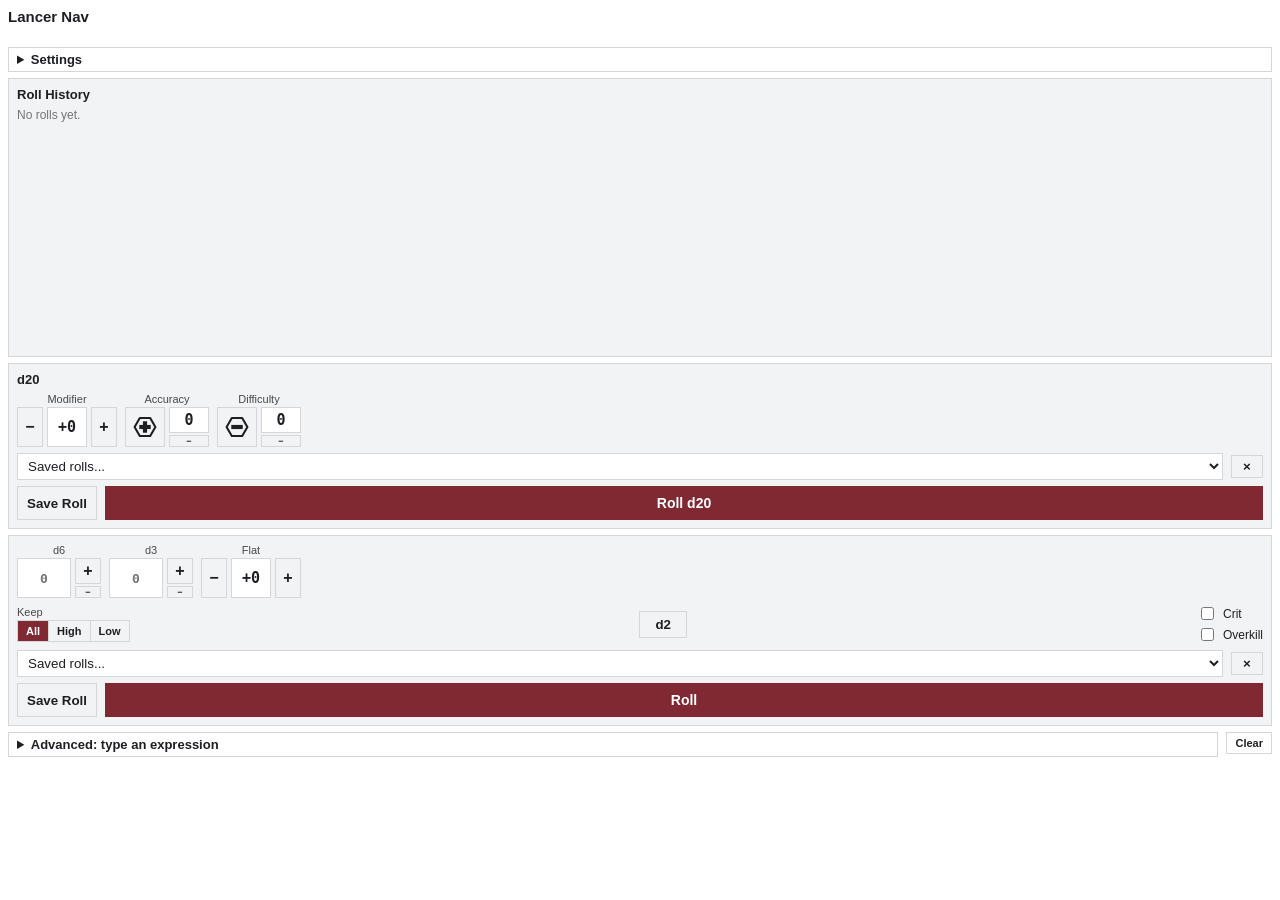
<file: docs/index.html>
<!doctype html>
<html lang="en">
<head>
  <meta charset="UTF-8" />
  <title>Lancer Nav</title>
  <link rel="stylesheet" href="style.css" />
</head>
<body>
  <header>
    <h1>Lancer Nav</h1>
    <p id="global-status" class="status"></p>
  </header>

  <details id="settings-details">
    <summary>Settings</summary>
    <div class="row settings-links-row">
      <label class="checkbox-field">
        <input id="pair-discord-setting" type="checkbox" checked />
        Pair with Discord
      </label>
      <div class="settings-links">
        <a href="https://discord.com/oauth2/authorize?client_id=1528810293663371464&scope=bot&permissions=330752" target="_blank" rel="noopener noreferrer">Add to Discord</a>
        <a href="https://github.com/thebiggestwoop/lancer-nav" target="_blank" rel="noopener noreferrer">GitHub</a>
      </div>
    </div>
    <div class="field">
      <label for="pairing-code">Pairing code</label>
      <input id="pairing-code" type="text" placeholder="from l!link in Discord" />
    </div>
    <button id="save-settings">Save</button>
    <p id="settings-status" class="status"></p>
    <label class="checkbox-field">
      <input id="show-combat-drill-setting" type="checkbox" />
      Show Combat Drill
    </label>
    <label class="checkbox-field">
      <input id="show-dice-icons-setting" type="checkbox" checked />
      Show Dice Icons
    </label>
    <label class="checkbox-field">
      <input id="clear-after-roll-setting" type="checkbox" />
      Clear after every roll
    </label>
    <div class="row">
      <button id="export-saved-rolls-btn" type="button">Export saved rolls</button>
      <button id="import-saved-rolls-btn" type="button">Import saved rolls</button>
      <input id="import-saved-rolls-file" type="file" accept="application/json,.json" class="hidden" />
    </div>
    <div class="row">
      <button id="clear-saved-rolls-btn" type="button">Clear all saved rolls</button>
      <button id="confirm-clear-saved-rolls-btn" type="button" class="confirm-danger-btn hidden">Are you sure?</button>
    </div>
  </details>

  <section class="card">
    <h2>Roll History</h2>
    <ul id="roll-history" class="roll-history"></ul>
  </section>

  <section class="card">
    <h2>d20</h2>
    <div class="row d20-controls-row">
      <div class="stat-group">
        <label for="check-modifier">Modifier</label>
        <div class="modifier-control">
          <button id="check-modifier-minus" class="step-btn" type="button" aria-label="Decrease Modifier">&minus;</button>
          <input id="check-modifier" type="text" inputmode="numeric" value="+0" class="modifier-input" />
          <button id="check-modifier-plus" class="step-btn" type="button" aria-label="Increase Modifier">+</button>
        </div>
      </div>
      <div class="stat-group">
        <label for="check-accuracy">Accuracy</label>
        <div class="tally-control">
          <button id="check-accuracy-add" class="tally-btn" type="button" aria-label="Add Accuracy">
            <svg viewBox="0 0 100 100" class="tally-icon" aria-hidden="true">
              <polygon points="90,50 70,84.64 30,84.64 10,50 30,15.36 70,15.36" fill="none" stroke="currentColor" stroke-width="8" stroke-linejoin="round"/>
              <rect x="42" y="28" width="16" height="44" fill="currentColor"/>
              <rect x="28" y="42" width="44" height="16" fill="currentColor"/>
            </svg>
          </button>
          <div class="tally-field-stack">
            <input id="check-accuracy" type="number" value="0" min="0" step="1" class="modifier-input tally-input" />
            <button id="check-accuracy-minus" class="stack-btn stack-btn-minus" type="button" aria-label="Decrease Accuracy">&minus;</button>
          </div>
        </div>
      </div>
      <div class="stat-group">
        <label for="check-difficulty">Difficulty</label>
        <div class="tally-control">
          <button id="check-difficulty-add" class="tally-btn" type="button" aria-label="Add Difficulty">
            <svg viewBox="0 0 100 100" class="tally-icon" aria-hidden="true">
              <polygon points="90,50 70,84.64 30,84.64 10,50 30,15.36 70,15.36" fill="none" stroke="currentColor" stroke-width="8" stroke-linejoin="round"/>
              <rect x="28" y="42" width="44" height="16" fill="currentColor"/>
            </svg>
          </button>
          <div class="tally-field-stack">
            <input id="check-difficulty" type="number" value="0" min="0" step="1" class="modifier-input tally-input" />
            <button id="check-difficulty-minus" class="stack-btn stack-btn-minus" type="button" aria-label="Decrease Difficulty">&minus;</button>
          </div>
        </div>
      </div>
    </div>
    <div class="row saved-roll-row">
      <select id="saved-rolls-select" class="saved-rolls-select">
        <option value="">Saved rolls...</option>
      </select>
      <button id="delete-roll-btn" type="button" class="delete-roll-btn" title="Delete selected saved roll" aria-label="Delete selected saved roll">&times;</button>
    </div>
    <div class="row save-roll-row">
      <button id="save-roll-btn" type="button" class="save-roll-btn">Save Roll</button>
      <button id="check-roll-btn" class="btn-primary">Roll d20</button>
    </div>
  </section>

  <section class="card">
    <div class="row xdx-controls-row">
      <div class="stat-group">
        <label for="damage-d6">d6</label>
        <div class="dice-stepper">
          <input id="damage-d6" type="text" inputmode="numeric" value="" placeholder="0" class="modifier-input dice-input" />
          <div class="stepper-stack">
            <button id="damage-d6-add" class="stack-btn stack-btn-plus" type="button" aria-label="Increase d6">+</button>
            <button id="damage-d6-minus" class="stack-btn stack-btn-minus" type="button" aria-label="Decrease d6">&minus;</button>
          </div>
        </div>
      </div>
      <div class="stat-group">
        <label for="damage-d3">d3</label>
        <div class="dice-stepper">
          <input id="damage-d3" type="text" inputmode="numeric" value="" placeholder="0" class="modifier-input dice-input" />
          <div class="stepper-stack">
            <button id="damage-d3-add" class="stack-btn stack-btn-plus" type="button" aria-label="Increase d3">+</button>
            <button id="damage-d3-minus" class="stack-btn stack-btn-minus" type="button" aria-label="Decrease d3">&minus;</button>
          </div>
        </div>
      </div>
      <div class="stat-group">
        <label for="damage-flat">Flat</label>
        <div class="modifier-control">
          <button id="damage-flat-minus" class="step-btn" type="button" aria-label="Decrease Flat">&minus;</button>
          <input id="damage-flat" type="text" inputmode="numeric" value="+0" class="modifier-input" />
          <button id="damage-flat-plus" class="step-btn" type="button" aria-label="Increase Flat">+</button>
        </div>
      </div>
    </div>
    <div class="row keep-crit-row">
      <div class="keep-field">
        <label>Keep</label>
        <div class="keep-toggle" role="group" aria-label="Keep">
          <button id="damage-keep-all" class="keep-btn active" type="button" data-keep="">All</button>
          <button id="damage-keep-high" class="keep-btn" type="button" data-keep="h">High</button>
          <button id="damage-keep-low" class="keep-btn" type="button" data-keep="l">Low</button>
        </div>
      </div>
      <button id="damage-d2-btn" class="quick-die-btn" type="button">d2</button>
      <div class="checkbox-group">
        <label class="checkbox-field">
          <input id="damage-crit" type="checkbox" />
          Crit
        </label>
        <label id="combat-drill-field" class="checkbox-field hidden">
          <input id="damage-combat-drill" type="checkbox" />
          Combat Drill
        </label>
        <label class="checkbox-field">
          <input id="damage-overkill" type="checkbox" />
          Overkill
        </label>
      </div>
    </div>
    <div class="row saved-roll-row">
      <select id="damage-saved-rolls-select" class="saved-rolls-select">
        <option value="">Saved rolls...</option>
      </select>
      <button id="damage-delete-roll-btn" type="button" class="delete-roll-btn" title="Delete selected saved roll" aria-label="Delete selected saved roll">&times;</button>
    </div>
    <div class="row save-roll-row">
      <button id="damage-save-roll-btn" type="button" class="save-roll-btn">Save Roll</button>
      <button id="damage-roll-btn" class="btn-primary">Roll</button>
    </div>
  </section>

  <div class="row bottom-row">
    <details id="advanced-details">
      <summary>Advanced: type an expression</summary>
      <div class="field">
        <label for="roll-expression">Expression</label>
        <input id="roll-expression" type="text" placeholder="d20 + 3 a2   or   2d6 + 3 crit" />
      </div>
      <button id="roll-btn">Roll</button>
    </details>
    <button id="reset-all-btn" class="reset-btn" type="button">Clear</button>
  </div>

  <script type="module" src="app.js"></script>
</body>
</html>
</file>
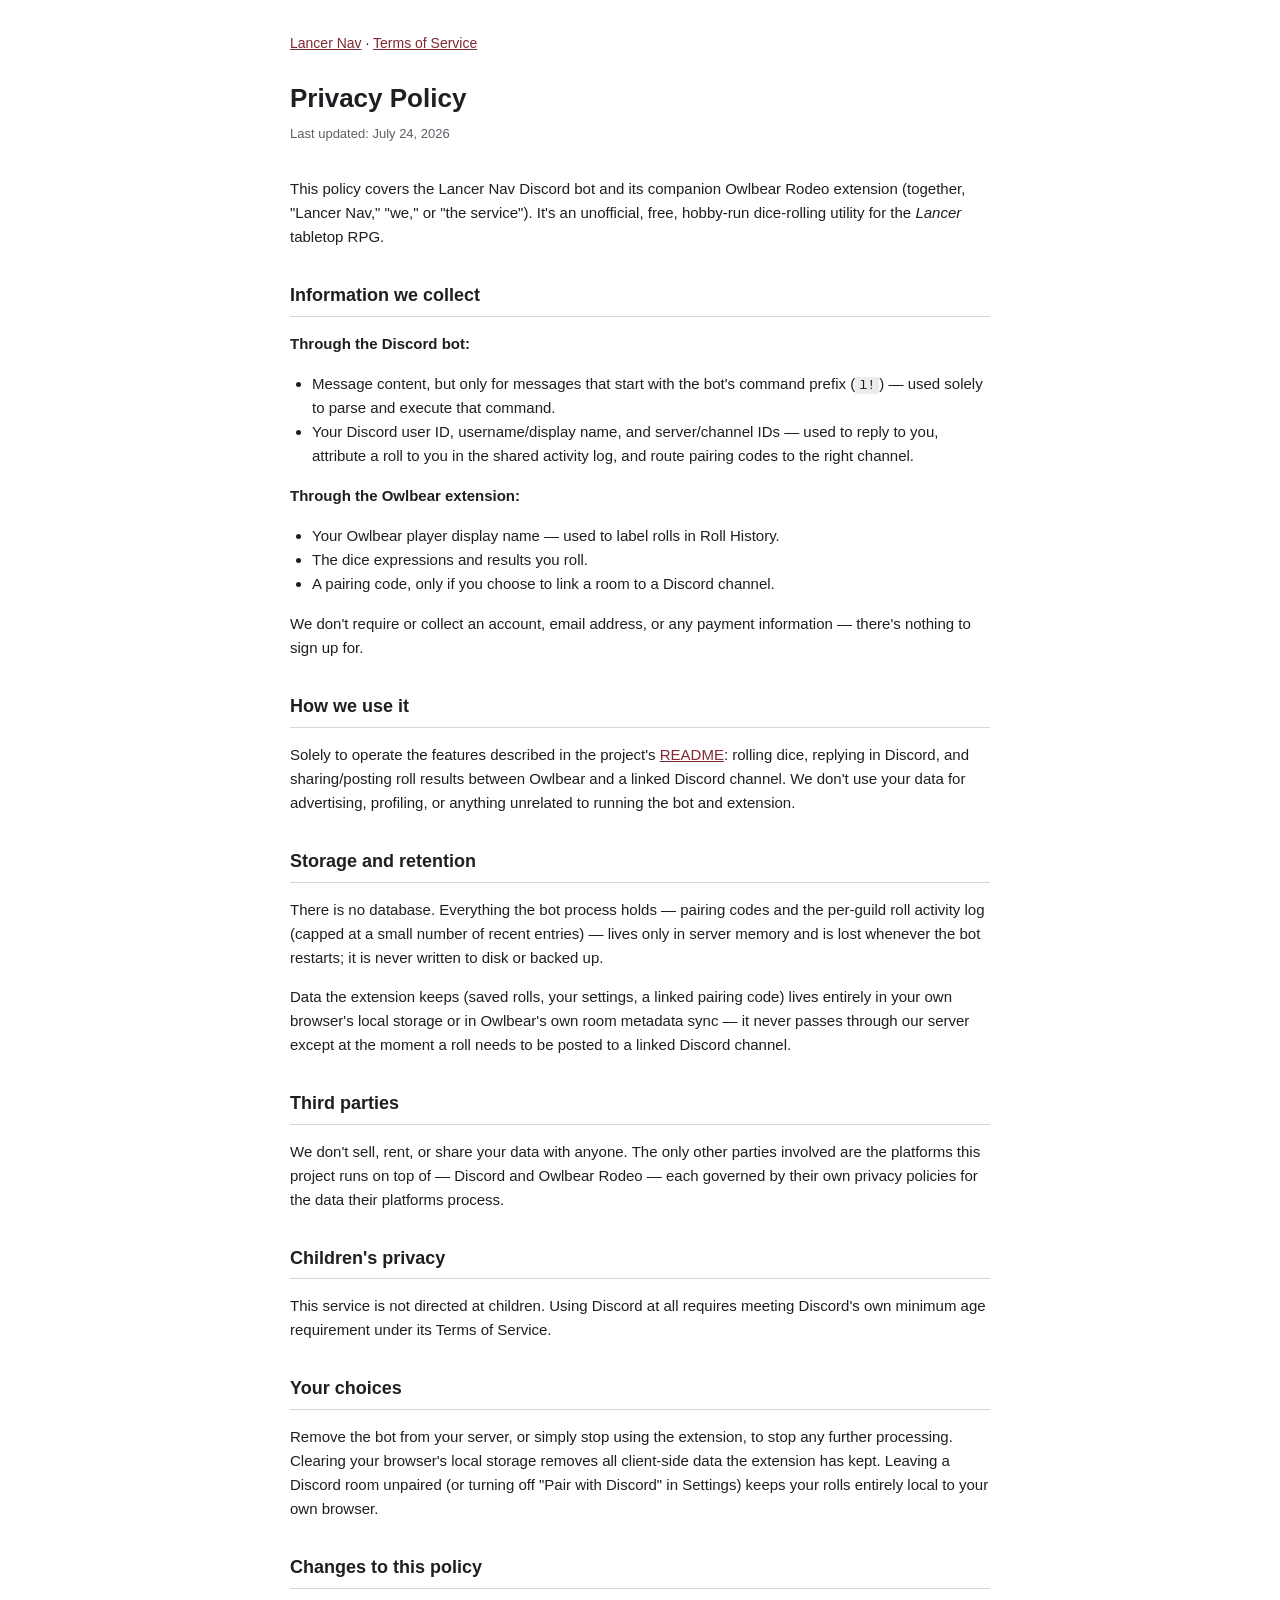
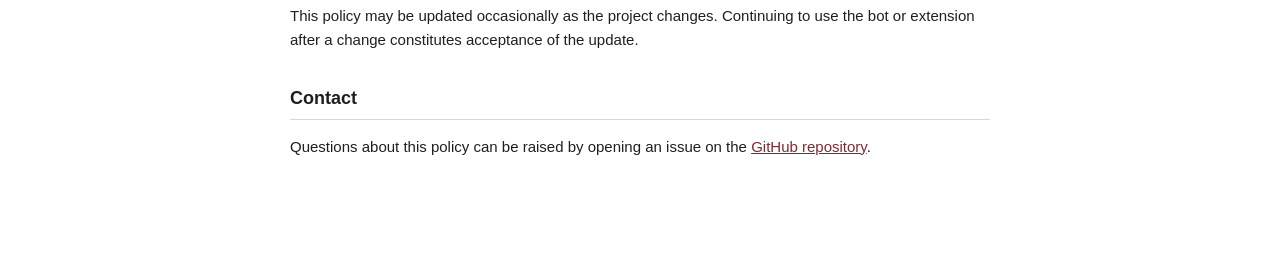
<file: docs/privacy.html>
<!doctype html>
<html lang="en">
<head>
<meta charset="UTF-8" />
<meta name="viewport" content="width=device-width, initial-scale=1" />
<title>Privacy Policy — Lancer Nav</title>
<style>
  :root {
    color-scheme: light dark;
    --bg: #ffffff;
    --fg: #1e1f22;
    --muted: #5b5f66;
    --border: #d4d6da;
    --accent: #802932;
  }
  @media (prefers-color-scheme: dark) {
    :root {
      --bg: #1e1f22;
      --fg: #f2f3f5;
      --muted: #a6a9ae;
      --border: #3a3c40;
    }
  }
  * { box-sizing: border-box; }
  body {
    margin: 0;
    padding: 32px 20px 80px;
    background: var(--bg);
    color: var(--fg);
    font-family: -apple-system, "Segoe UI", Roboto, sans-serif;
    line-height: 1.6;
  }
  main {
    max-width: 700px;
    margin: 0 auto;
  }
  h1 {
    font-size: 26px;
    margin: 0 0 4px 0;
  }
  .updated {
    color: var(--muted);
    font-size: 13px;
    margin: 0 0 32px 0;
  }
  h2 {
    font-size: 18px;
    margin: 32px 0 8px 0;
    border-bottom: 1px solid var(--border);
    padding-bottom: 6px;
  }
  p, li {
    font-size: 15px;
  }
  ul {
    padding-left: 22px;
  }
  a {
    color: var(--accent);
  }
  .nav {
    font-size: 14px;
    margin-bottom: 24px;
  }
  code {
    font-family: Consolas, monospace;
    font-size: 0.9em;
    background: rgba(128, 128, 128, 0.15);
    padding: 1px 4px;
  }
</style>
</head>
<body>
<main>
  <div class="nav"><a href="https://github.com/thebiggestwoop/lancer-nav">Lancer Nav</a> · <a href="terms.html">Terms of Service</a></div>

  <h1>Privacy Policy</h1>
  <p class="updated">Last updated: July 24, 2026</p>

  <p>This policy covers the Lancer Nav Discord bot and its companion Owlbear Rodeo extension (together, "Lancer Nav," "we," or "the service"). It's an unofficial, free, hobby-run dice-rolling utility for the <em>Lancer</em> tabletop RPG.</p>

  <h2>Information we collect</h2>
  <p><strong>Through the Discord bot:</strong></p>
  <ul>
    <li>Message content, but only for messages that start with the bot's command prefix (<code>l!</code>) — used solely to parse and execute that command.</li>
    <li>Your Discord user ID, username/display name, and server/channel IDs — used to reply to you, attribute a roll to you in the shared activity log, and route pairing codes to the right channel.</li>
  </ul>
  <p><strong>Through the Owlbear extension:</strong></p>
  <ul>
    <li>Your Owlbear player display name — used to label rolls in Roll History.</li>
    <li>The dice expressions and results you roll.</li>
    <li>A pairing code, only if you choose to link a room to a Discord channel.</li>
  </ul>
  <p>We don't require or collect an account, email address, or any payment information — there's nothing to sign up for.</p>

  <h2>How we use it</h2>
  <p>Solely to operate the features described in the project's <a href="https://github.com/thebiggestwoop/lancer-nav">README</a>: rolling dice, replying in Discord, and sharing/posting roll results between Owlbear and a linked Discord channel. We don't use your data for advertising, profiling, or anything unrelated to running the bot and extension.</p>

  <h2>Storage and retention</h2>
  <p>There is no database. Everything the bot process holds — pairing codes and the per-guild roll activity log (capped at a small number of recent entries) — lives only in server memory and is lost whenever the bot restarts; it is never written to disk or backed up.</p>
  <p>Data the extension keeps (saved rolls, your settings, a linked pairing code) lives entirely in your own browser's local storage or in Owlbear's own room metadata sync — it never passes through our server except at the moment a roll needs to be posted to a linked Discord channel.</p>

  <h2>Third parties</h2>
  <p>We don't sell, rent, or share your data with anyone. The only other parties involved are the platforms this project runs on top of — Discord and Owlbear Rodeo — each governed by their own privacy policies for the data their platforms process.</p>

  <h2>Children's privacy</h2>
  <p>This service is not directed at children. Using Discord at all requires meeting Discord's own minimum age requirement under its Terms of Service.</p>

  <h2>Your choices</h2>
  <p>Remove the bot from your server, or simply stop using the extension, to stop any further processing. Clearing your browser's local storage removes all client-side data the extension has kept. Leaving a Discord room unpaired (or turning off "Pair with Discord" in Settings) keeps your rolls entirely local to your own browser.</p>

  <h2>Changes to this policy</h2>
  <p>This policy may be updated occasionally as the project changes. Continuing to use the bot or extension after a change constitutes acceptance of the update.</p>

  <h2>Contact</h2>
  <p>Questions about this policy can be raised by opening an issue on the <a href="https://github.com/thebiggestwoop/lancer-nav">GitHub repository</a>.</p>
</main>
</body>
</html>
</file>
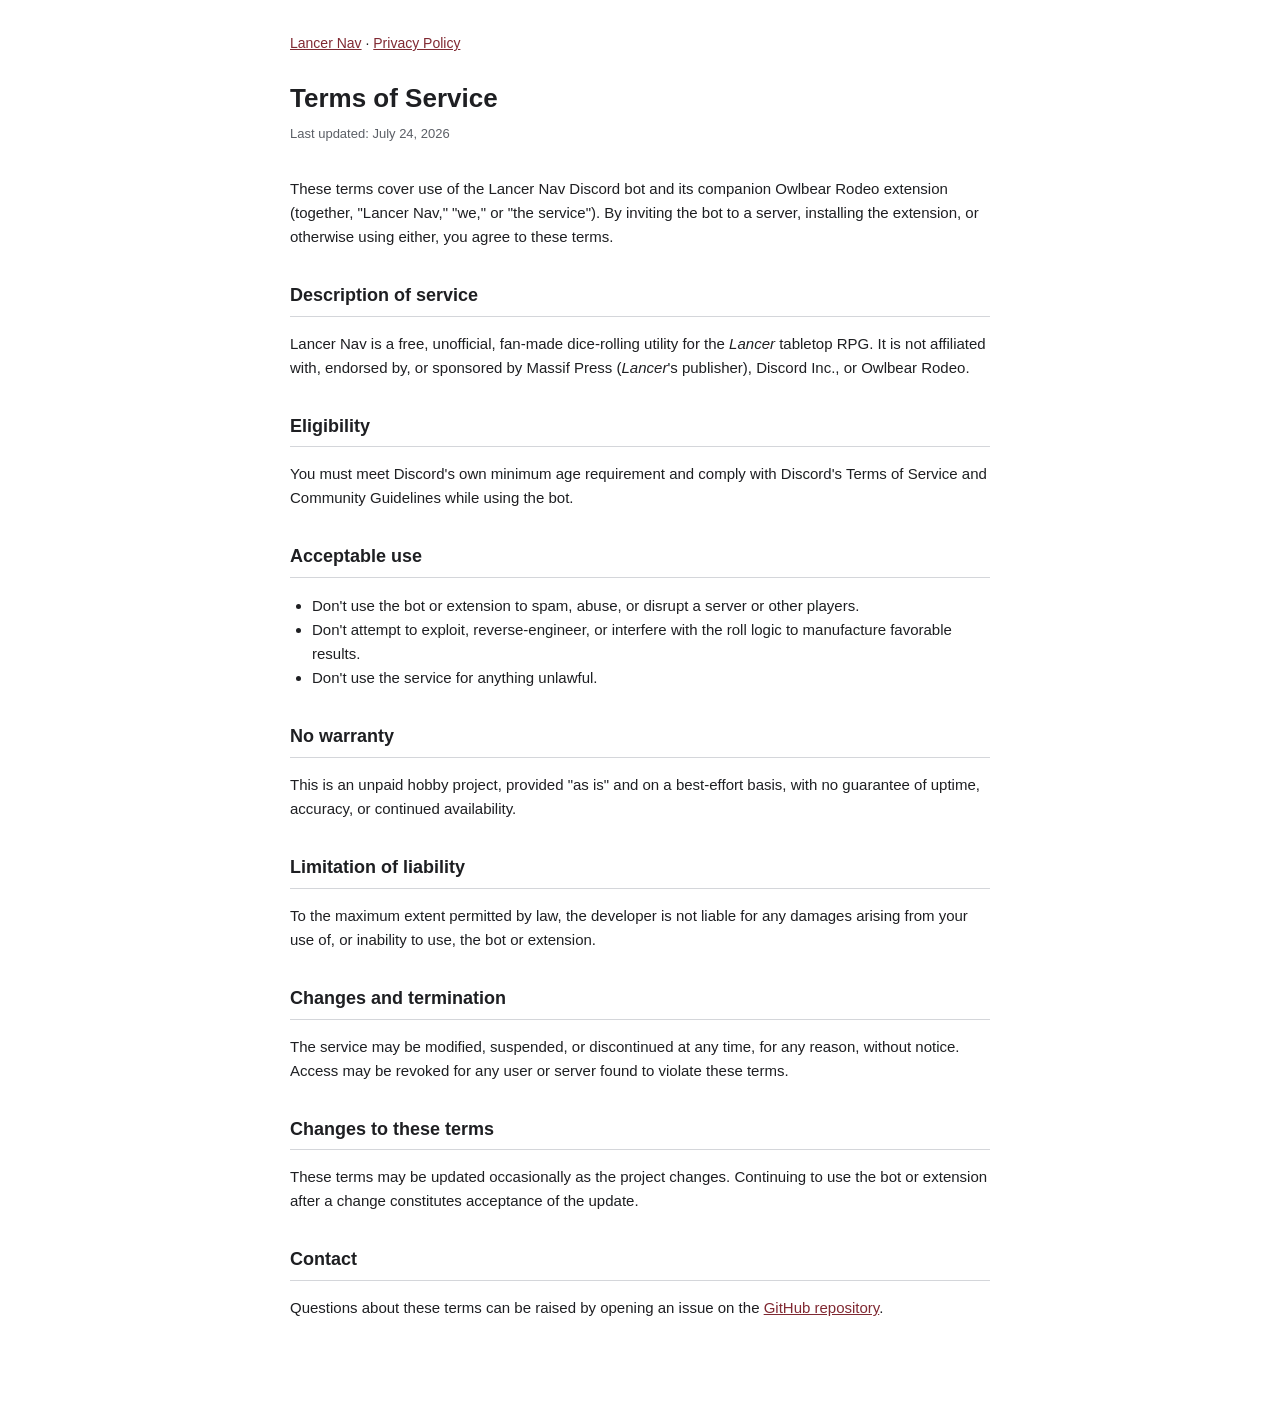
<file: docs/terms.html>
<!doctype html>
<html lang="en">
<head>
<meta charset="UTF-8" />
<meta name="viewport" content="width=device-width, initial-scale=1" />
<title>Terms of Service — Lancer Nav</title>
<style>
  :root {
    color-scheme: light dark;
    --bg: #ffffff;
    --fg: #1e1f22;
    --muted: #5b5f66;
    --border: #d4d6da;
    --accent: #802932;
  }
  @media (prefers-color-scheme: dark) {
    :root {
      --bg: #1e1f22;
      --fg: #f2f3f5;
      --muted: #a6a9ae;
      --border: #3a3c40;
    }
  }
  * { box-sizing: border-box; }
  body {
    margin: 0;
    padding: 32px 20px 80px;
    background: var(--bg);
    color: var(--fg);
    font-family: -apple-system, "Segoe UI", Roboto, sans-serif;
    line-height: 1.6;
  }
  main {
    max-width: 700px;
    margin: 0 auto;
  }
  h1 {
    font-size: 26px;
    margin: 0 0 4px 0;
  }
  .updated {
    color: var(--muted);
    font-size: 13px;
    margin: 0 0 32px 0;
  }
  h2 {
    font-size: 18px;
    margin: 32px 0 8px 0;
    border-bottom: 1px solid var(--border);
    padding-bottom: 6px;
  }
  p, li {
    font-size: 15px;
  }
  ul {
    padding-left: 22px;
  }
  a {
    color: var(--accent);
  }
  .nav {
    font-size: 14px;
    margin-bottom: 24px;
  }
  code {
    font-family: Consolas, monospace;
    font-size: 0.9em;
    background: rgba(128, 128, 128, 0.15);
    padding: 1px 4px;
  }
</style>
</head>
<body>
<main>
  <div class="nav"><a href="https://github.com/thebiggestwoop/lancer-nav">Lancer Nav</a> · <a href="privacy.html">Privacy Policy</a></div>

  <h1>Terms of Service</h1>
  <p class="updated">Last updated: July 24, 2026</p>

  <p>These terms cover use of the Lancer Nav Discord bot and its companion Owlbear Rodeo extension (together, "Lancer Nav," "we," or "the service"). By inviting the bot to a server, installing the extension, or otherwise using either, you agree to these terms.</p>

  <h2>Description of service</h2>
  <p>Lancer Nav is a free, unofficial, fan-made dice-rolling utility for the <em>Lancer</em> tabletop RPG. It is not affiliated with, endorsed by, or sponsored by Massif Press (<em>Lancer</em>'s publisher), Discord Inc., or Owlbear Rodeo.</p>

  <h2>Eligibility</h2>
  <p>You must meet Discord's own minimum age requirement and comply with Discord's Terms of Service and Community Guidelines while using the bot.</p>

  <h2>Acceptable use</h2>
  <ul>
    <li>Don't use the bot or extension to spam, abuse, or disrupt a server or other players.</li>
    <li>Don't attempt to exploit, reverse-engineer, or interfere with the roll logic to manufacture favorable results.</li>
    <li>Don't use the service for anything unlawful.</li>
  </ul>

  <h2>No warranty</h2>
  <p>This is an unpaid hobby project, provided "as is" and on a best-effort basis, with no guarantee of uptime, accuracy, or continued availability.</p>

  <h2>Limitation of liability</h2>
  <p>To the maximum extent permitted by law, the developer is not liable for any damages arising from your use of, or inability to use, the bot or extension.</p>

  <h2>Changes and termination</h2>
  <p>The service may be modified, suspended, or discontinued at any time, for any reason, without notice. Access may be revoked for any user or server found to violate these terms.</p>

  <h2>Changes to these terms</h2>
  <p>These terms may be updated occasionally as the project changes. Continuing to use the bot or extension after a change constitutes acceptance of the update.</p>

  <h2>Contact</h2>
  <p>Questions about these terms can be raised by opening an issue on the <a href="https://github.com/thebiggestwoop/lancer-nav">GitHub repository</a>.</p>
</main>
</body>
</html>
</file>
<file: docs/style.css>
:root {
  color-scheme: light dark;
  --bg: #ffffff;
  --fg: #1e1f22;
  /* A light-gray elevated panel in light mode (mirrors Discord's own light
     theme secondary background), and the existing dark panel in dark mode
     -- --fg already flips alongside it, so card text just works in both. */
  --card-bg: #f2f3f5;
  --border: #d4d6da;
  --accent: #802932;
  --accent-2: #283593;
  --accent-text: #ffffff;
  --error: #d83c3e;
  --mono-font: Consolas, monospace;
}

@media (prefers-color-scheme: dark) {
  :root {
    --bg: #313338;
    --fg: #f2f3f5;
    --card-bg: #202225;
    --border: #1e1f22;
  }
}

* {
  box-sizing: border-box;
}

body {
  margin: 0;
  padding: 8px;
  font-family: -apple-system, "Segoe UI", Roboto, sans-serif;
  font-size: 13px;
  background: var(--bg);
  color: var(--fg);
  display: flex;
  flex-direction: column;
  gap: 6px;
}

h1 {
  font-size: 15px;
  margin: 0;
}

.bottom-row {
  align-items: flex-start;
}

.bottom-row details {
  flex: 1;
  min-width: 0;
}

.reset-btn {
  flex: 0 0 auto;
  font-size: 11px;
  padding: 4px 8px;
  white-space: nowrap;
}

h2 {
  font-size: 13px;
  margin: 0 0 6px 0;
}

.status {
  margin: 2px 0 0 0;
  min-height: 14px;
  font-size: 12px;
  color: var(--fg);
  opacity: 0.75;
}

.status.error {
  color: var(--error);
  opacity: 1;
}

details {
  border: 1px solid var(--border);
  border-radius: 0;
  padding: 4px 8px;
}

summary {
  cursor: pointer;
  font-weight: 600;
}

.card {
  border: 1px solid var(--border);
  border-radius: 0;
  padding: 8px;
  background: var(--card-bg);
}

.field {
  display: flex;
  flex-direction: column;
  gap: 2px;
  margin: 6px 0;
}

.field label {
  font-size: 11px;
  opacity: 0.8;
}

input,
select {
  border: 1px solid var(--border);
  border-radius: 0;
  padding: 4px 6px;
  background: var(--bg);
  color: var(--fg);
  width: 100%;
}

.row {
  display: flex;
  gap: 8px;
}

.row .field {
  flex: 1;
  min-width: 0;
}

.checkbox-group {
  display: flex;
  flex-direction: column;
  gap: 2px;
}

.checkbox-group .checkbox-field {
  margin: 0;
}

.checkbox-field {
  display: flex;
  align-items: center;
  gap: 6px;
  font-size: 12px;
  margin: 6px 0;
  cursor: pointer;
}

.settings-links-row {
  align-items: center;
  justify-content: space-between;
}

.settings-links {
  display: flex;
  gap: 8px;
  font-size: 12px;
}

.settings-links a {
  display: inline-block;
  background: var(--accent-2);
  color: #ffffff;
  border: 1px solid var(--accent-2);
  padding: 4px 8px;
  font-weight: 600;
  text-decoration: none;
  white-space: nowrap;
}

.settings-links a:hover {
  filter: brightness(1.1);
}

.checkbox-field input {
  width: auto;
  accent-color: var(--accent-2);
}

.d20-controls-row {
  align-items: flex-end;
  flex-wrap: wrap;
}

.stat-group {
  display: flex;
  flex-direction: column;
  align-items: center;
  gap: 2px;
}

.stat-group label {
  font-size: 11px;
  opacity: 0.8;
}

.modifier-control {
  display: flex;
  align-items: center;
  gap: 4px;
}

.tally-control {
  display: flex;
  align-items: flex-start;
  gap: 4px;
}

.tally-field-stack {
  display: flex;
  flex-direction: column;
  align-items: center;
  gap: 2px;
}

/* Field (26) + gap (2) + minus (12) = 40 -- matches .tally-btn's height, so
   the field's top and the minus button's bottom both line up with it. */
.tally-field-stack .stack-btn-minus {
  width: 40px;
}

.step-btn {
  width: 26px;
  height: 40px;
  padding: 0;
  font-size: 16px;
  line-height: 1;
  display: flex;
  align-items: center;
  justify-content: center;
}

.dice-stepper {
  display: flex;
  align-items: center;
  gap: 4px;
}

.stepper-stack {
  display: flex;
  flex-direction: column;
  gap: 2px;
}

.stack-btn {
  width: 26px;
  padding: 0;
  line-height: 1;
  display: flex;
  align-items: center;
  justify-content: center;
}

.stack-btn-plus {
  height: 26px;
  font-size: 16px;
}

.stack-btn-minus {
  height: 12px;
  font-size: 9px;
}

.modifier-input {
  width: 40px;
  height: 40px;
  padding: 0;
  text-align: center;
  font-size: 15px;
  font-weight: 600;
  font-family: var(--mono-font);
}

.dice-input {
  width: 54px;
  font-size: 13px;
  font-family: var(--mono-font);
}

/* Width/font/etc. come from .modifier-input (shared class, in markup) --
   height is shortened so field + gap + minus button == .tally-btn's height,
   lining up the field's top and the minus button's bottom with it. */
.tally-input {
  height: 26px;
  /* The custom hex "Add" button already increments, and the new minus
     button below decrements -- the native spinner is redundant. */
  appearance: textfield;
  -moz-appearance: textfield;
}

.tally-input::-webkit-inner-spin-button,
.tally-input::-webkit-outer-spin-button {
  -webkit-appearance: none;
  margin: 0;
}

.tally-btn {
  width: 40px;
  height: 40px;
  padding: 0;
  font-size: 20px;
  line-height: 1;
  display: flex;
  align-items: center;
  justify-content: center;
}

.tally-icon {
  width: 26px;
  height: 26px;
  color: var(--fg);
}

.tally-btn:hover .tally-icon {
  color: var(--accent-2);
}

.xdx-controls-row {
  align-items: flex-end;
  flex-wrap: wrap;
}

.keep-crit-row {
  align-items: center;
  justify-content: space-between;
  margin: 6px 0;
}

.keep-field {
  display: flex;
  flex-direction: column;
  gap: 2px;
}

.keep-field label {
  font-size: 11px;
  opacity: 0.8;
}

.keep-toggle {
  display: inline-flex;
  border: 1px solid var(--border);
  border-radius: 0;
  overflow: hidden;
}

.keep-btn {
  border: none;
  border-radius: 0;
  padding: 4px 8px;
  font-size: 11px;
  background: transparent;
}

.keep-btn:not(:last-child) {
  border-right: 1px solid var(--border);
}

.keep-btn.active {
  background: var(--accent);
  color: var(--accent-text);
}

.quick-die-btn {
  flex: 0 0 auto;
  width: 48px;
}

.saved-roll-row {
  align-items: center;
  margin: 6px 0;
}

.saved-rolls-select {
  flex: 1;
  min-width: 0;
}

.delete-roll-btn {
  flex: 0 0 auto;
  width: 32px;
  padding: 4px;
  line-height: 1;
}

.save-roll-row {
  align-items: stretch;
}

.save-roll-btn {
  flex: 0 0 auto;
  white-space: nowrap;
}

.save-roll-row .btn-primary {
  flex: 1;
  width: auto;
}

button {
  border: 1px solid var(--border);
  border-radius: 0;
  padding: 5px 9px;
  background: transparent;
  color: var(--fg);
  cursor: pointer;
  font-weight: 600;
}

button:hover {
  border-color: var(--accent-2);
}

.btn-primary {
  border-color: var(--accent);
  background: var(--accent);
  color: var(--accent-text);
  padding: 8px 14px;
  font-size: 14px;
  width: 100%;
}

.btn-primary:hover {
  border-color: var(--accent);
  filter: brightness(1.1);
}

button:disabled {
  opacity: 0.5;
  cursor: default;
}

input:disabled {
  opacity: 0.5;
  cursor: default;
}

.confirm-danger-btn,
.confirm-danger-btn:hover {
  border-color: var(--accent);
}

.roll-history {
  list-style: none;
  margin: 0;
  padding: 0;
  /* Fixed (not max-) height -- keeps the card at a constant size regardless
     of entry count, so the rest of the layout never shifts and leaves
     blank space at the bottom of the extension when history is short. */
  height: 240px;
  overflow-y: auto;
  display: flex;
  flex-direction: column;
  gap: 6px;
}

.roll-history:empty::before {
  content: "No rolls yet.";
  opacity: 0.6;
  font-size: 12px;
}

.roll-history li {
  font-size: 12px;
  border-bottom: 1px solid var(--border);
  padding-bottom: 6px;
}

.roll-history li:last-child {
  border-bottom: none;
  padding-bottom: 0;
}

.roll-time {
  opacity: 0.6;
  font-size: 11px;
  font-weight: 400;
}

.roll-text {
  white-space: pre-wrap;
  margin-top: 2px;
}

.roll-total-line {
  display: block;
  width: fit-content;
  font-size: 16px;
  text-transform: uppercase;
  border: 1px solid var(--accent-2);
  padding: 2px 4px;
  margin-top: 2px;
}

.roll-overkill-line {
  display: block;
  width: fit-content;
  font-size: 16px;
  text-transform: uppercase;
  border: 1px solid var(--accent);
  padding: 2px 4px;
  margin-top: 2px;
}

.roll-uppercase-line {
  text-transform: uppercase;
}

.dice-faces {
  display: flex;
  flex-wrap: wrap;
  gap: 3px;
  margin: 2px 0;
}

.hide-dice-icons .dice-faces {
  display: none;
}

.dice-face-icon {
  width: 36px;
  height: 36px;
}

/* Must stay last: relies on cascade order (not just specificity) to beat
   other single-class rules like .checkbox-field's `display: flex`. */
.hidden {
  display: none;
}
</file>
